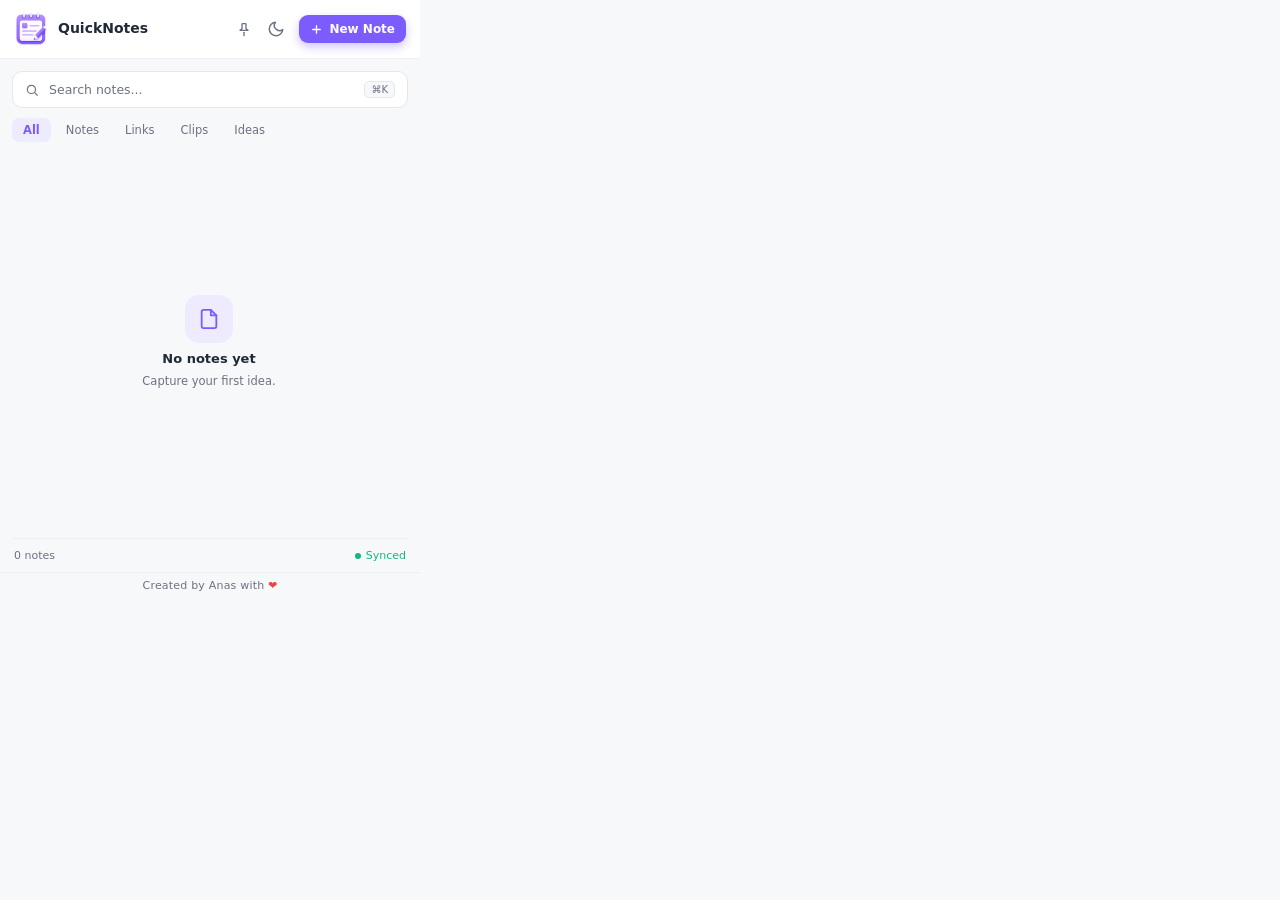
<file: extension/popup.html>
<!doctype html>
<html lang="en">
  <head>
    <meta charset="utf-8" />
    <title>QuickNotes</title>
    <link rel="stylesheet" href="styles.css" />
  </head>
  <body>
    <div id="app" class="app" data-view="list">
      <!-- HEADER -->
      <header class="header">
        <div class="brand">
          <img class="brand-logo" src="icons/icon128.png" alt="QuickNotes" />
          <div class="brand-text">
            <div class="brand-title">QuickNotes</div>
          </div>
        </div>
        <div class="header-actions">
          <button class="icon-btn" id="btn-pin-toggle" title="Show pinned">
            <svg viewBox="0 0 24 24" fill="none" stroke="currentColor" stroke-width="2" stroke-linecap="round" stroke-linejoin="round"><path d="M12 17v5"/><path d="M9 10.76V5a1 1 0 0 1 1-1h4a1 1 0 0 1 1 1v5.76a2 2 0 0 0 .59 1.41L18 14H6l2.41-1.83A2 2 0 0 0 9 10.76z"/></svg>
          </button>
          <button class="icon-btn theme-toggle" id="btn-theme" title="Toggle theme">
            <svg class="theme-icon theme-icon-moon" viewBox="0 0 24 24" fill="none" stroke="currentColor" stroke-width="2" stroke-linecap="round" stroke-linejoin="round"><path d="M21 12.79A9 9 0 1 1 11.21 3 7 7 0 0 0 21 12.79z"/></svg>
            <svg class="theme-icon theme-icon-sun" viewBox="0 0 24 24" fill="none" stroke="currentColor" stroke-width="2" stroke-linecap="round" stroke-linejoin="round"><circle cx="12" cy="12" r="4"/><path d="M12 2v2"/><path d="M12 20v2"/><path d="M4.93 4.93l1.41 1.41"/><path d="M17.66 17.66l1.41 1.41"/><path d="M2 12h2"/><path d="M20 12h2"/><path d="M4.93 19.07l1.41-1.41"/><path d="M17.66 6.34l1.41-1.41"/></svg>
          </button>
          <button class="btn btn-primary" id="btn-new">
            <svg viewBox="0 0 24 24" fill="none" stroke="currentColor" stroke-width="2.4" stroke-linecap="round" stroke-linejoin="round"><line x1="12" y1="5" x2="12" y2="19"/><line x1="5" y1="12" x2="19" y2="12"/></svg>
            New Note
          </button>
        </div>
      </header>

      <!-- LIST VIEW -->
      <section class="list-view">
        <div class="search">
          <svg viewBox="0 0 24 24" fill="none" stroke="currentColor" stroke-width="2" stroke-linecap="round" stroke-linejoin="round"><circle cx="11" cy="11" r="7"/><line x1="21" y1="21" x2="16.65" y2="16.65"/></svg>
          <input id="search-input" type="text" placeholder="Search notes..." />
          <span class="kbd">⌘K</span>
        </div>
        <div class="tabs" role="tablist" id="tabs">
          <button class="tab active" data-tab="all">All</button>
          <button class="tab" data-tab="note">Notes</button>
          <button class="tab" data-tab="link">Links</button>
          <button class="tab" data-tab="clip">Clips</button>
          <button class="tab" data-tab="idea">Ideas</button>
        </div>
        <div class="notes-list" id="notes-list"></div>
        <div class="list-footer">
          <span id="notes-count">0 notes</span>
          <span class="synced"><span class="dot"></span> Synced</span>
        </div>
      </section>

      <!-- EDITOR VIEW -->
      <section class="editor-view" data-mode="read" hidden>
        <div class="editor-topbar">
          <button class="icon-btn" id="btn-back" title="Back">
            <svg viewBox="0 0 24 24" fill="none" stroke="currentColor" stroke-width="2" stroke-linecap="round" stroke-linejoin="round"><line x1="19" y1="12" x2="5" y2="12"/><polyline points="12 19 5 12 12 5"/></svg>
          </button>
          <input id="title-input" class="title-input" placeholder="Untitled note" readonly />
          <button class="icon-btn" id="btn-edit" title="Edit">
            <svg viewBox="0 0 24 24" fill="none" stroke="currentColor" stroke-width="2" stroke-linecap="round" stroke-linejoin="round"><path d="M12 20h9"/><path d="M16.5 3.5a2.121 2.121 0 0 1 3 3L7 19l-4 1 1-4L16.5 3.5z"/></svg>
          </button>
          <button class="icon-btn" id="btn-pin" title="Pin">
            <svg viewBox="0 0 24 24" fill="none" stroke="currentColor" stroke-width="2" stroke-linecap="round" stroke-linejoin="round"><path d="M12 17v5"/><path d="M9 10.76V5a1 1 0 0 1 1-1h4a1 1 0 0 1 1 1v5.76a2 2 0 0 0 .59 1.41L18 14H6l2.41-1.83A2 2 0 0 0 9 10.76z"/></svg>
          </button>
          <button class="icon-btn" id="btn-copy" title="Copy note">
            <svg class="copy-icon-default" viewBox="0 0 24 24" fill="none" stroke="currentColor" stroke-width="2" stroke-linecap="round" stroke-linejoin="round"><rect x="9" y="9" width="13" height="13" rx="2" ry="2"/><path d="M5 15H4a2 2 0 0 1-2-2V4a2 2 0 0 1 2-2h9a2 2 0 0 1 2 2v1"/></svg>
            <svg class="copy-icon-check" viewBox="0 0 24 24" fill="none" stroke="currentColor" stroke-width="2.4" stroke-linecap="round" stroke-linejoin="round"><polyline points="20 6 9 17 4 12"/></svg>
          </button>
          <button class="icon-btn danger" id="btn-delete" title="Delete">
            <svg viewBox="0 0 24 24" fill="none" stroke="currentColor" stroke-width="2" stroke-linecap="round" stroke-linejoin="round"><polyline points="3 6 5 6 21 6"/><path d="M19 6l-2 14a2 2 0 0 1-2 2H9a2 2 0 0 1-2-2L5 6"/><path d="M10 11v6"/><path d="M14 11v6"/></svg>
          </button>
        </div>

        <div class="tag-row">
          <div class="tags" id="tags"></div>
          <input id="tag-input" class="tag-input" placeholder="Add tag..." />
          <span class="saved-indicator" id="saved-indicator"><span class="dot"></span> Saved just now</span>
        </div>

        <div class="toolbar" id="toolbar">
          <button data-cmd="bold" title="Bold"><b>B</b></button>
          <button data-cmd="italic" title="Italic"><i>I</i></button>
          <button data-cmd="strikeThrough" title="Strike"><s>S</s></button>
          <span class="sep"></span>
          <button data-cmd="formatBlock" data-arg="H1" title="Heading 1">H1</button>
          <button data-cmd="formatBlock" data-arg="H2" title="Heading 2">H2</button>
          <span class="sep"></span>
          <button data-cmd="insertUnorderedList" title="Bullet list">
            <svg viewBox="0 0 24 24" fill="none" stroke="currentColor" stroke-width="2" stroke-linecap="round" stroke-linejoin="round"><line x1="8" y1="6" x2="21" y2="6"/><line x1="8" y1="12" x2="21" y2="12"/><line x1="8" y1="18" x2="21" y2="18"/><circle cx="4" cy="6" r="1"/><circle cx="4" cy="12" r="1"/><circle cx="4" cy="18" r="1"/></svg>
          </button>
          <button data-cmd="insertOrderedList" title="Numbered list">
            <svg viewBox="0 0 24 24" fill="none" stroke="currentColor" stroke-width="2" stroke-linecap="round" stroke-linejoin="round"><line x1="10" y1="6" x2="21" y2="6"/><line x1="10" y1="12" x2="21" y2="12"/><line x1="10" y1="18" x2="21" y2="18"/><path d="M4 6h1v4"/><path d="M4 10h2"/><path d="M6 18H4c0-1 2-2 2-3s-1-1.5-2-1"/></svg>
          </button>
          <button data-cmd="checkbox" title="Checkbox">☐</button>
          <span class="sep"></span>
          <button data-cmd="link" title="Link">
            <svg viewBox="0 0 24 24" fill="none" stroke="currentColor" stroke-width="2" stroke-linecap="round" stroke-linejoin="round"><path d="M10 13a5 5 0 0 0 7.54.54l3-3a5 5 0 0 0-7.07-7.07l-1.72 1.71"/><path d="M14 11a5 5 0 0 0-7.54-.54l-3 3a5 5 0 0 0 7.07 7.07l1.71-1.71"/></svg>
          </button>
          <button data-cmd="code" title="Code">
            <svg viewBox="0 0 24 24" fill="none" stroke="currentColor" stroke-width="2" stroke-linecap="round" stroke-linejoin="round"><polyline points="16 18 22 12 16 6"/><polyline points="8 6 2 12 8 18"/></svg>
          </button>
          <button data-cmd="quote" title="Quote">❝</button>
          <span class="toolbar-spacer"></span>
          <button data-cmd="screenshot" title="Insert screenshot of current page">
            <svg viewBox="0 0 24 24" fill="none" stroke="currentColor" stroke-width="2" stroke-linecap="round" stroke-linejoin="round"><path d="M23 19a2 2 0 0 1-2 2H3a2 2 0 0 1-2-2V8a2 2 0 0 1 2-2h4l2-3h6l2 3h4a2 2 0 0 1 2 2z"/><circle cx="12" cy="13" r="4"/></svg>
          </button>
        </div>

        <div id="editor" class="editor" contenteditable="true" spellcheck="true"></div>

        <div class="editor-footer">
          <div class="editor-footer-meta">
            <span id="created-at">Created: —</span>
            <span id="updated-at">Updated: —</span>
          </div>
          <button class="btn btn-primary" id="btn-save">
            <span class="btn-save-icon">
              <svg viewBox="0 0 24 24" fill="none" stroke="currentColor" stroke-width="2" stroke-linecap="round" stroke-linejoin="round"><path d="M19 21H5a2 2 0 0 1-2-2V5a2 2 0 0 1 2-2h11l5 5v11a2 2 0 0 1-2 2z"/><polyline points="17 21 17 13 7 13 7 21"/><polyline points="7 3 7 8 15 8"/></svg>
            </span>
            <span class="btn-save-icon btn-save-icon-check">
              <svg viewBox="0 0 24 24" fill="none" stroke="currentColor" stroke-width="2.4" stroke-linecap="round" stroke-linejoin="round"><polyline points="20 6 9 17 4 12"/></svg>
            </span>
            <span class="btn-save-label">Save Note</span>
          </button>
        </div>
      </section>

      <div class="credit">Created by Anas with <span class="credit-heart">❤</span></div>
    </div>

    <script src="popup.js"></script>
  </body>
</html>
</file>
<file: extension/styles.css>
:root {
  --primary: #7C5CFF;
  --primary-soft: #EFEBFF;
  --bg: #F7F8FA;
  --card: #FFFFFF;
  --text: #1F2937;
  --text-2: #6B7280;
  --border: #E5E7EB;
  --border-soft: #EEF0F3;
  --danger: #EF4444;
  --success: #10B981;
  --shadow-sm: 0 1px 2px rgba(16,24,40,.04), 0 1px 3px rgba(16,24,40,.06);
  --shadow-md: 0 4px 12px rgba(16,24,40,.06), 0 2px 4px rgba(16,24,40,.04);
  --radius: 12px;
  --radius-lg: 16px;
}

[data-theme="dark"] {
  --primary: #8E76FF;
  --primary-soft: #2A2150;
  --bg: #0F1115;
  --card: #171A21;
  --text: #E5E7EB;
  --text-2: #9CA3AF;
  --border: #232732;
  --border-soft: #1C2029;
  --shadow-sm: 0 1px 2px rgba(0,0,0,.4);
  --shadow-md: 0 6px 20px rgba(0,0,0,.45);
}

* { box-sizing: border-box; }
html, body {
  margin: 0; padding: 0;
  width: 420px; height: 600px;
  font-family: 'Inter', -apple-system, BlinkMacSystemFont, 'Segoe UI', system-ui, sans-serif;
  font-size: 13px;
  color: var(--text);
  background: var(--bg);
  -webkit-font-smoothing: antialiased;
}
button { font-family: inherit; cursor: pointer; border: none; background: none; color: inherit; }
input, textarea { font-family: inherit; color: inherit; }

.app {
  width: 100%; height: 100%;
  display: flex; flex-direction: column;
  background: var(--bg);
  overflow: hidden;
}

/* HEADER */
.header {
  display: flex; align-items: center; justify-content: space-between;
  padding: 12px 14px;
  background: var(--card);
  border-bottom: 1px solid var(--border-soft);
  gap: 8px;
}
.brand { display: flex; align-items: center; gap: 10px; min-width: 0; }
.brand-icon {
  width: 34px; height: 34px; border-radius: 10px;
  background: var(--primary-soft); color: var(--primary);
  display: grid; place-items: center; flex-shrink: 0;
}
.brand-icon svg { width: 18px; height: 18px; }
.brand-logo { width: 34px; height: 34px; border-radius: 10px; object-fit: contain; flex-shrink: 0; }
.brand-title { font-weight: 700; font-size: 14px; line-height: 1.1; }
.brand-sub { font-size: 10.5px; color: var(--text-2); margin-top: 2px; }

.header-actions { display: flex; align-items: center; gap: 2px; }
.icon-btn {
  width: 30px; height: 30px; border-radius: 8px;
  display: grid; place-items: center;
  color: var(--text-2);
  transition: background .15s ease, color .15s ease;
}
.icon-btn svg { width: 16px; height: 16px; }
.icon-btn:hover { background: var(--bg); color: var(--text); }
.icon-btn.active { background: var(--primary-soft); color: var(--primary); }
.icon-btn.danger:hover { background: rgba(239,68,68,.1); color: var(--danger); }

.btn {
  display: inline-flex; align-items: center; gap: 6px;
  padding: 7px 11px; border-radius: 9px;
  font-size: 12px; font-weight: 600;
  transition: transform .15s ease, box-shadow .15s ease, background .15s ease;
}
.btn svg { width: 13px; height: 13px; }
.btn-primary {
  background: var(--primary); color: #fff;
  box-shadow: 0 4px 10px rgba(124,92,255,.35);
  margin-left: 6px;
}
.btn-primary:hover { transform: translateY(-1px); box-shadow: 0 6px 14px rgba(124,92,255,.45); }

/* LIST VIEW */
.list-view {
  flex: 1; min-height: 0;
  display: flex; flex-direction: column;
  padding: 12px 12px 0;
}
.app[data-view="editor"] .list-view { display: none; }

.search {
  position: relative;
  display: flex; align-items: center; gap: 8px;
  padding: 9px 12px; background: var(--card);
  border: 1px solid var(--border); border-radius: 10px;
  transition: border-color .15s ease, box-shadow .15s ease;
}
.search:focus-within { border-color: var(--primary); box-shadow: 0 0 0 3px rgba(124,92,255,.15); }
.search svg { width: 14px; height: 14px; color: var(--text-2); flex-shrink: 0; }
.search input {
  flex: 1; border: none; outline: none; background: none;
  font-size: 12.5px;
}
.search input::placeholder { color: var(--text-2); }
.kbd {
  font-size: 10px; padding: 2px 6px;
  background: var(--bg); border: 1px solid var(--border);
  border-radius: 5px; color: var(--text-2);
}

.tabs {
  display: flex; gap: 4px; margin: 10px 0 8px;
  overflow-x: auto; scrollbar-width: none;
}
.tabs::-webkit-scrollbar { display: none; }
.tab {
  padding: 5px 11px; border-radius: 7px;
  font-size: 11.5px; font-weight: 500; color: var(--text-2);
  transition: background .15s ease, color .15s ease;
  white-space: nowrap;
}
.tab:hover { color: var(--text); }
.tab.active { background: var(--primary-soft); color: var(--primary); font-weight: 600; }

.notes-list {
  flex: 1; min-height: 0;
  overflow-y: auto;
  display: flex; flex-direction: column; gap: 8px;
  padding-right: 2px;
}
.notes-list::-webkit-scrollbar { width: 6px; }
.notes-list::-webkit-scrollbar-thumb { background: var(--border); border-radius: 3px; }

.note-card {
  position: relative;
  background: var(--card);
  border: 1px solid var(--border-soft);
  border-radius: 12px;
  padding: 10px 12px;
  cursor: pointer;
  transition: border-color .15s ease, transform .15s ease, box-shadow .15s ease;
}
.note-card:hover { border-color: var(--border); box-shadow: var(--shadow-sm); }
.note-card.selected {
  border-color: var(--primary);
  background: var(--primary-soft);
}
.note-card-head {
  display: flex; align-items: center; gap: 6px;
  margin-bottom: 4px;
}
.note-emoji { font-size: 13px; }
.note-title {
  flex: 1; font-weight: 600; font-size: 12.5px;
  white-space: nowrap; overflow: hidden; text-overflow: ellipsis;
}
.note-time { font-size: 10.5px; color: var(--text-2); flex-shrink: 0; }
.note-preview {
  font-size: 11.5px; color: var(--text-2);
  line-height: 1.45;
  display: -webkit-box; -webkit-line-clamp: 2; -webkit-box-orient: vertical;
  overflow: hidden;
}
.note-pin { color: var(--primary); }
.note-pin svg { width: 11px; height: 11px; }

.note-actions {
  position: absolute;
  bottom: 6px; right: 6px;
  display: flex; gap: 2px;
  opacity: 0;
  transform: translateY(2px);
  transition: opacity .15s ease, transform .15s ease;
  background: var(--card);
  border: 1px solid var(--border-soft);
  border-radius: 8px;
  padding: 2px;
  box-shadow: var(--shadow-sm);
}
.note-card:hover .note-actions { opacity: 1; transform: translateY(0); }
.note-actions button {
  width: 22px; height: 22px; border-radius: 5px;
  display: grid; place-items: center;
  color: var(--text-2);
  transition: background .12s ease, color .12s ease;
}
.note-actions button svg { width: 12px; height: 12px; }
.note-actions button:hover { background: var(--bg); color: var(--text); }
.note-actions button.danger:hover { background: rgba(239,68,68,.1); color: var(--danger); }

.empty {
  flex: 1; display: flex; flex-direction: column; align-items: center; justify-content: center;
  text-align: center; color: var(--text-2); gap: 8px; padding: 24px;
}
.empty-icon {
  width: 48px; height: 48px; border-radius: 14px;
  background: var(--primary-soft); color: var(--primary);
  display: grid; place-items: center;
}
.empty-icon svg { width: 22px; height: 22px; }
.empty-title { font-weight: 600; color: var(--text); font-size: 13px; }
.empty-sub { font-size: 11.5px; }

.list-footer {
  display: flex; align-items: center; justify-content: space-between;
  padding: 10px 2px;
  font-size: 11px; color: var(--text-2);
  border-top: 1px solid var(--border-soft);
  margin-top: 6px;
}
.synced { display: inline-flex; align-items: center; gap: 5px; color: var(--success); font-weight: 500; }
.synced .dot { width: 6px; height: 6px; border-radius: 50%; background: var(--success); }

/* EDITOR */
.editor-view {
  flex: 1; min-height: 0;
  display: flex; flex-direction: column;
  background: var(--card);
}
.app[data-view="list"] .editor-view { display: none !important; }

.editor-topbar {
  display: flex; align-items: center; gap: 6px;
  padding: 10px 12px;
  border-bottom: 1px solid var(--border-soft);
}
.title-input {
  flex: 1; border: none; outline: none; background: none;
  font-size: 14px; font-weight: 700; padding: 4px 6px;
}
.title-input::placeholder { color: var(--text-2); font-weight: 600; }

.tag-row {
  display: flex; align-items: center; gap: 6px; flex-wrap: wrap;
  padding: 8px 12px;
  border-bottom: 1px solid var(--border-soft);
}
.tags { display: inline-flex; gap: 5px; flex-wrap: wrap; }
.tag {
  display: inline-flex; align-items: center; gap: 4px;
  padding: 2px 8px; border-radius: 999px;
  background: var(--primary-soft); color: var(--primary);
  font-size: 10.5px; font-weight: 600;
}
.tag button { color: var(--primary); opacity: .6; font-size: 12px; line-height: 1; }
.tag button:hover { opacity: 1; }
.tag-input {
  flex: 1; min-width: 80px;
  border: none; outline: none; background: none;
  font-size: 11.5px; padding: 3px 4px; color: var(--text-2);
}
.saved-indicator {
  font-size: 10.5px; color: var(--success);
  display: inline-flex; align-items: center; gap: 4px;
  margin-left: auto;
}
.saved-indicator .dot { width: 5px; height: 5px; border-radius: 50%; background: var(--success); }

.toolbar {
  display: flex; align-items: center; gap: 1px;
  padding: 6px 10px;
  border-bottom: 1px solid var(--border-soft);
  overflow-x: auto;
}
.toolbar::-webkit-scrollbar { display: none; }
.toolbar button {
  width: 26px; height: 26px; border-radius: 6px;
  display: grid; place-items: center;
  color: var(--text-2); font-size: 12px;
  transition: background .12s ease, color .12s ease;
  flex-shrink: 0;
}
.toolbar button:hover { background: var(--bg); color: var(--text); }
.toolbar button svg { width: 13px; height: 13px; }
.toolbar .sep { width: 1px; height: 16px; background: var(--border); margin: 0 4px; }

.editor {
  flex: 1; min-height: 0;
  padding: 14px 16px;
  font-size: 13px; line-height: 1.6;
  outline: none;
  overflow-y: auto;
}
.editor::-webkit-scrollbar { width: 6px; }
.editor::-webkit-scrollbar-thumb { background: var(--border); border-radius: 3px; }
.editor:empty:before {
  content: 'Start writing...';
  color: var(--text-2);
}
.editor h1 { font-size: 18px; margin: 8px 0 6px; }
.editor h2 { font-size: 15px; margin: 8px 0 4px; }
.editor ul, .editor ol { padding-left: 20px; margin: 4px 0; }
.editor blockquote {
  border-left: 3px solid var(--primary);
  background: var(--primary-soft);
  padding: 8px 12px; margin: 6px 0;
  border-radius: 0 8px 8px 0;
  color: var(--text);
}
.editor code, .editor pre {
  font-family: ui-monospace, SFMono-Regular, Menlo, monospace;
  font-size: 12px;
  background: var(--bg); padding: 1px 5px; border-radius: 4px;
}
.editor pre { padding: 8px 10px; white-space: pre-wrap; }
.editor a { color: var(--primary); text-decoration: underline; }
.editor img { max-width: 100%; border-radius: 8px; margin: 6px 0; }
.editor input[type="checkbox"] { margin-right: 6px; }

/* READ MODE */
.editor-view[data-mode="read"] .toolbar { display: none; }
.editor-view[data-mode="read"] #btn-edit { display: grid; }
.editor-view[data-mode="read"] #btn-done { display: none; }
.editor-view[data-mode="edit"] #btn-edit { display: none; }
.editor-view[data-mode="edit"] #btn-done { display: grid; }
.editor-view[data-mode="read"] .tag-input { display: none; }
.editor-view[data-mode="read"] .tag button { display: none; }
.editor-view[data-mode="read"] .editor { cursor: default; }
.editor-view[data-mode="read"] .title-input { cursor: default; }

.editor-footer {
  display: flex; justify-content: space-between; align-items: center;
  padding: 8px 14px;
  font-size: 10.5px; color: var(--text-2);
  border-top: 1px solid var(--border-soft);
  gap: 10px;
}
.editor-footer-meta { display: flex; gap: 12px; }
.toolbar-spacer { flex: 1; }

/* ACTION BAR */
.action-bar {
  display: grid; grid-template-columns: repeat(4, 1fr); gap: 4px;
  padding: 8px;
  margin: 8px;
  background: var(--card);
  border: 1px solid var(--border-soft);
  border-radius: 14px;
  box-shadow: var(--shadow-md);
}
.action {
  display: flex; flex-direction: column; align-items: center; gap: 4px;
  padding: 8px 4px; border-radius: 10px;
  transition: background .15s ease, transform .15s ease;
  text-align: center;
}
.action:hover { background: var(--bg); transform: translateY(-1px); }
.action-icon {
  width: 32px; height: 32px; border-radius: 9px;
  background: var(--primary-soft); color: var(--primary);
  display: grid; place-items: center;
}
.action-icon svg { width: 15px; height: 15px; }
.action-label { font-size: 10.5px; font-weight: 600; color: var(--text); line-height: 1.1; }
.action-kbd { font-size: 9.5px; color: var(--text-2); margin-top: 1px; }

.credit {
  text-align: center;
  font-size: 11px;
  color: var(--text-2);
  padding: 6px 0 8px;
  background: var(--bg);
  border-top: 1px solid var(--border-soft);
  letter-spacing: 0.2px;
}
.credit-heart { color: #EF4444; }

/* Theme toggle smooth icon swap */
.theme-toggle { position: relative; overflow: hidden; }
.theme-toggle .theme-icon {
  width: 18px; height: 18px;
  position: absolute;
  top: 50%; left: 50%;
  transition: transform .35s cubic-bezier(.4,.0,.2,1), opacity .25s ease;
}
.theme-toggle .theme-icon-moon {
  transform: translate(-50%, -50%) rotate(0deg) scale(1);
  opacity: 1;
}
.theme-toggle .theme-icon-sun {
  transform: translate(-50%, -50%) rotate(-90deg) scale(0);
  opacity: 0;
}
[data-theme="dark"] .theme-toggle .theme-icon-moon {
  transform: translate(-50%, -50%) rotate(90deg) scale(0);
  opacity: 0;
}
[data-theme="dark"] .theme-toggle .theme-icon-sun {
  transform: translate(-50%, -50%) rotate(0deg) scale(1);
  opacity: 1;
}

/* Save button "Saved" state */
#btn-save { position: relative; transition: background-color .25s ease, color .25s ease; }
#btn-save .btn-save-icon { display: inline-flex; align-items: center; justify-content: center; transition: opacity .2s ease, transform .2s ease; }
#btn-save .btn-save-icon svg { width: 16px; height: 16px; }
#btn-save .btn-save-icon-check { position: absolute; left: 12px; opacity: 0; transform: scale(.6); }
#btn-save.is-saved .btn-save-icon:not(.btn-save-icon-check) { opacity: 0; transform: scale(.6); }
#btn-save.is-saved .btn-save-icon-check { opacity: 1; transform: scale(1); }
#btn-save.is-saved { background: #10B981; border-color: #10B981; color: #fff; }
#btn-save .btn-save-label { transition: opacity .15s ease; }

/* Copy button icon swap */
#btn-copy { position: relative; overflow: hidden; transition: color .2s ease, background-color .2s ease; }
#btn-copy svg { width: 16px; height: 16px; transition: opacity .2s ease, transform .2s ease; }
#btn-copy .copy-icon-check { position: absolute; top: 50%; left: 50%; transform: translate(-50%, -50%) scale(.6); opacity: 0; color: #10B981; }
#btn-copy .copy-icon-default { transition: opacity .2s ease, transform .2s ease; }
#btn-copy.is-copied .copy-icon-default { opacity: 0; transform: scale(.6); }
#btn-copy.is-copied .copy-icon-check { opacity: 1; transform: translate(-50%, -50%) scale(1); }

/* Note card copy action flash */
.note-actions button.is-copied { color: #10B981; }
</file>
